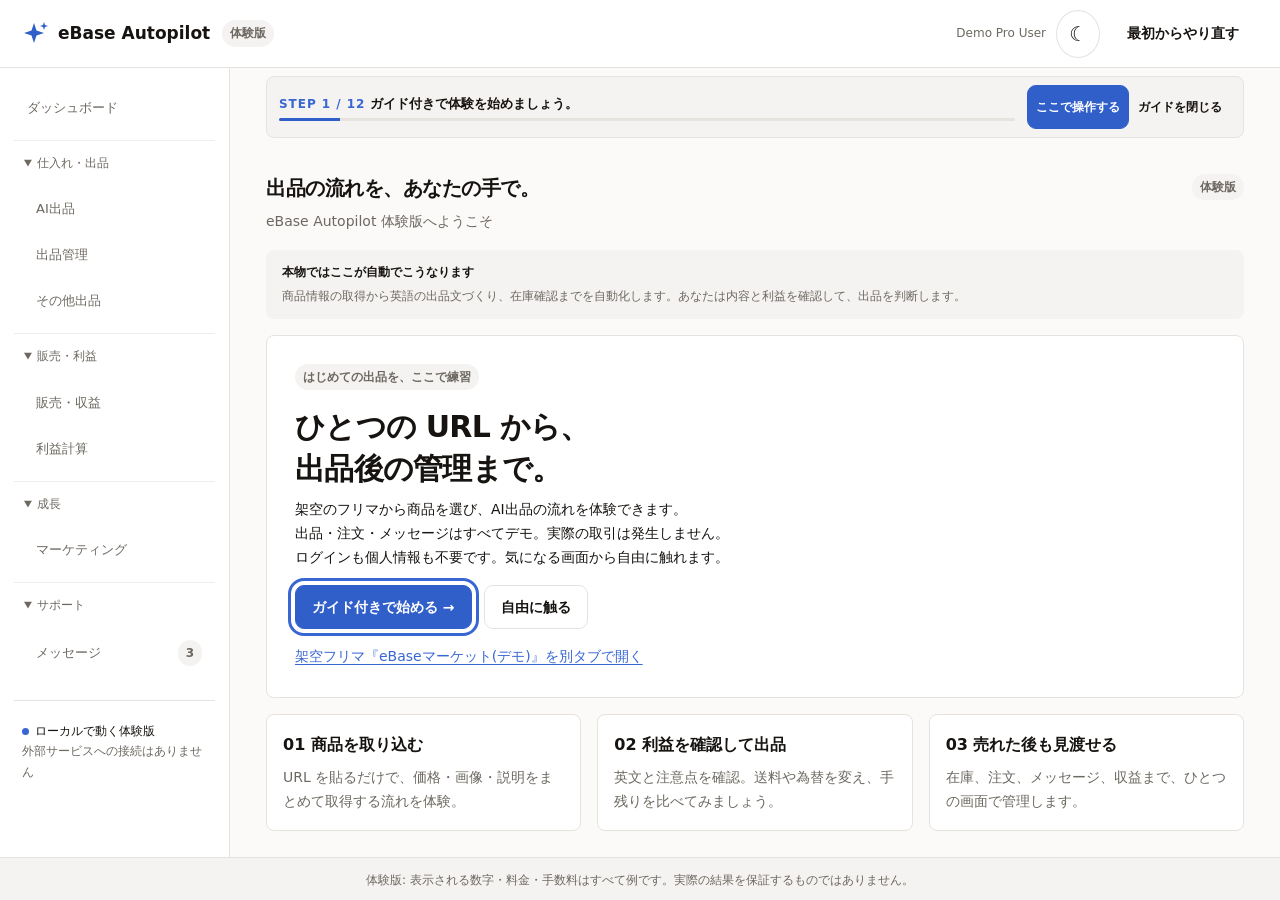
<file: index.html>
<!doctype html>
<html lang="ja">
<head>
  <meta charset="utf-8">
  <meta name="viewport" content="width=device-width, initial-scale=1">
<meta name="robots" content="noindex,nofollow">
  <meta name="theme-color" content="#fbfaf9">
  <title>eBase Autopilot 体験版</title>
  <script>
    try { var theme = localStorage.getItem('ebase-autopilot-theme'); if (theme === 'light' || theme === 'dark') document.documentElement.dataset.theme = theme; } catch (error) { /* Use system preference. */ }
  </script>
  <link rel="stylesheet" href="assets/css/app.css">
  <script defer src="assets/js/config.js"></script>
  <script defer src="assets/js/products-data.js"></script>
  <script defer src="assets/js/calc.js"></script>
  <script defer src="assets/js/data.js"></script>
  <script defer src="assets/js/theme.js"></script>
  <script defer src="assets/js/workflow.js"></script>
  <script defer src="assets/js/core.js"></script>
  <script defer src="assets/js/guide.js"></script>
  <script defer src="assets/js/screens/welcome.js"></script>
  <script defer src="assets/js/screens/dashboard.js"></script>
  <script defer src="assets/js/screens/products.js"></script>
  <script defer src="assets/js/screens/profit.js"></script>
  <script defer src="assets/js/screens/listings.js"></script>
  <script defer src="assets/js/screens/monitor.js"></script>
  <script defer src="assets/js/screens/orders.js"></script>
  <script defer src="assets/js/screens/messages.js"></script>
  <script defer src="assets/js/screens/watchers.js"></script>
  <script defer src="assets/js/screens/offers.js"></script>
  <script defer src="assets/js/screens/auto-list.js"></script>
  <script defer src="assets/js/screens/profit-report.js"></script>
  <script defer src="assets/js/screens/shipping.js"></script>
</head>
<body>
  <a class="skip-link" href="#main">本文へ移動</a>
  <header class="app-header">
    <div class="row"><button id="menu-toggle" class="mobile-only" aria-controls="sidebar" aria-expanded="false" aria-label="メニューを開く">☰</button><a class="header-brand" href="#/welcome"><svg width="24" height="24" viewBox="0 0 24 24" aria-hidden="true"><path d="M10 2l2.5 7.5L20 12l-7.5 2.5L10 22l-2.5-7.5L0 12l7.5-2.5zM20 1l1 3 3 1-3 1-1 3-1-3-3-1 3-1z" fill="currentColor"/></svg><strong>eBase Autopilot</strong></a><span class="badge">体験版</span></div>
    <div class="row header-tools"><span class="demo-user">Demo Pro User</span><button id="theme-toggle" class="icon-button" aria-label="ダークモードに切り替える" aria-pressed="false">☾</button><button id="reset-button" class="text-button">最初からやり直す</button></div>
  </header>
  <div id="drawer-backdrop" hidden></div>
  <aside id="sidebar" class="sidebar" aria-label="メインメニュー">
    <button id="menu-close" class="mobile-only" aria-label="メニューを閉じる">閉じる ×</button>
    <nav id="navigation"></nav>
    <div class="sidebar-bottom"><div id="drawer-reset"></div><span class="status-dot"></span>ローカルで動く体験版<br><small>外部サービスへの接続はありません</small></div>
  </aside>
  <div class="app-shell">
    <div id="guide-shell"><section id="guide" aria-label="体験ガイド" aria-live="polite"></section>
      <div id="toast" role="status" aria-live="polite" aria-atomic="true" tabindex="0" aria-label="通知（押すと閉じる）"></div></div>
    <main id="main" tabindex="-1"></main>
  </div>
  <footer class="disclaimer">体験版: 表示される数字・料金・手数料はすべて例です。実際の結果を保証するものではありません。</footer>
  <div id="modal-root"></div>
</body>
</html>
</file>
<file: assets/css/app.css>
:root{color-scheme:light;--background:#fbfaf9;--card:#ffffff;--foreground:#161310;--muted:#f5f3f1;--muted-foreground:#6d6861;--row-hover:#f2f0ed;--border:#e6e3df;--border-subtle:#efede9;--primary:#315fca;--primary-hover:#2551bb;--link:#3866d3;--profit:#037d4c;--loss:#c33939;--warning-text:#96650a;--sold-text:#4f46e5;--scheduled-text:#3866d3;--neutral-text:#6d6861;--primary-foreground:#ffffff;}
:root[data-theme="dark"]{color-scheme:dark;--background:#0d0c0a;--card:#141210;--foreground:#f0eeeb;--muted:#1d1b19;--muted-foreground:#a8a49e;--row-hover:#262420;--border:#35322e;--border-subtle:#2b2825;--primary:#5788f4;--primary-hover:#6e9bfb;--link:#94b7fe;--profit:#3dd68d;--loss:#ff9592;--warning-text:#deb049;--sold-text:#a7b1fc;--scheduled-text:#94b7fe;--neutral-text:#bbb7b0;--primary-foreground:#0d0c0a;}
@media (prefers-color-scheme: dark){:root:not([data-theme="light"]){color-scheme:dark;--background:#0d0c0a;--card:#141210;--foreground:#f0eeeb;--muted:#1d1b19;--muted-foreground:#a8a49e;--row-hover:#262420;--border:#35322e;--border-subtle:#2b2825;--primary:#5788f4;--primary-hover:#6e9bfb;--link:#94b7fe;--profit:#3dd68d;--loss:#ff9592;--warning-text:#deb049;--sold-text:#a7b1fc;--scheduled-text:#94b7fe;--neutral-text:#bbb7b0;--primary-foreground:#0d0c0a;}}
:root{--navy:var(--foreground);--blue:var(--link);--blue-light:var(--muted);--bg:var(--background);--paper:var(--card);--ink:var(--foreground);--line:var(--border);--green:var(--profit);--green-bg:var(--muted);--yellow:var(--warning-text);--yellow-bg:var(--muted);--red:var(--loss);--red-bg:var(--muted);--radius:8px;--shadow:none}
*{box-sizing:border-box}body{margin:0;overflow-anchor:none;background:var(--bg);color:var(--ink);font-family:"Hiragino Sans","Noto Sans JP","Yu Gothic UI",system-ui,sans-serif;font-variant-numeric:tabular-nums;font-size:14px;line-height:1.7}a{color:var(--blue);text-underline-offset:3px}button,input,select,textarea{font:inherit}button,.button{display:inline-flex;align-items:center;justify-content:center;gap:8px;min-height:44px;padding:10px 16px;border:1px solid var(--line);border-radius:9px;background:var(--paper);color:var(--navy);font-weight:650;cursor:pointer;text-decoration:none;line-height:1.5}button:hover,.button:hover{background:var(--blue-light);border-color:var(--blue)}button:disabled{opacity:.6;cursor:wait}.primary{background:var(--primary);color:var(--primary-foreground);border-color:var(--primary)}.primary:hover{background:var(--primary-hover);color:var(--primary-foreground)}.danger-button{color:var(--warning-text);border-color:var(--border)}.text-button{background:transparent;border-color:transparent}input,select,textarea{width:100%;max-width:100%;min-height:44px;border:1px solid var(--border);border-radius:8px;padding:10px 12px;background:var(--card);color:var(--ink)}textarea{resize:vertical;min-height:120px}input[type=checkbox]{width:20px;min-height:20px;accent-color:var(--navy)}input[type=range]{padding:0;accent-color:var(--navy)}label{display:block;font-weight:600}label input,label select,label textarea{margin-top:6px}input:focus-visible,select:focus-visible,textarea:focus-visible,button:focus-visible,a:focus-visible,[tabindex]:focus-visible{outline:3px solid var(--primary);outline-offset:3px}h1,h2,h3,p{margin-top:0}h1{font-size:20px;line-height:1.4;margin-bottom:8px;letter-spacing:-.025em}h2{font-size:16px;margin-bottom:12px}h3{font-size:16px;margin-bottom:8px}p{margin-bottom:16px}small,.muted{color:var(--muted-foreground)}small{font-size:12px}img{display:block;max-width:100%}.sidebar{position:fixed;inset:0 auto 0 0;width:250px;background:var(--paper);border-right:1px solid var(--line);padding:28px 18px 94px;overflow-y:auto;z-index:30}.brand{display:flex;align-items:center;gap:12px;color:var(--navy);text-decoration:none;margin:0 10px 28px;line-height:1.4}.brand strong{display:block;font-size:18px}.brand small{font-size:12px}.brand-mark{display:grid;place-items:center;width:38px;height:42px;background:var(--navy);border-radius:8px;color:white;font-size:30px;font-weight:800}.nav-group{font-size:12px;color:var(--muted-foreground);letter-spacing:.08em;margin:20px 12px 6px}.nav-link{display:flex;align-items:center;justify-content:space-between;min-height:44px;padding:10px 13px;border-radius:8px;text-decoration:none;color:var(--muted-foreground);margin:2px 0;font-size:13px}.nav-link.active{background:var(--blue-light);color:var(--navy);font-weight:750;border-left:3px solid var(--navy)}.nav-link:hover{background:var(--bg)}.sidebar-bottom{border-top:1px solid var(--line);padding:20px 8px 0;margin-top:24px;font-size:12px}.sidebar-bottom button{padding:8px 0}.status-dot{display:inline-block;background:var(--scheduled-text);width:7px;height:7px;border-radius:50%;margin-right:6px}.app-shell{margin-left:250px;padding-bottom:100px}.topbar{height:68px;background:var(--paper);border-bottom:1px solid var(--line);padding:0 36px;display:flex;align-items:center;justify-content:space-between;color:var(--muted-foreground);font-size:12px}#main{max-width:1250px;margin:0 auto;padding:28px 36px 40px;outline:none}#guide{max-width:1250px;margin:0 auto;padding:24px 36px 0}.guide-bar{display:flex;gap:16px;align-items:center;justify-content:space-between;border:1px solid var(--border);background:var(--blue-light);border-radius:8px;padding:14px 18px}.guide-bar strong{font-size:13px}.guide-bar p{margin:0}.guide-actions{display:flex;gap:4px;flex-shrink:0}.step-label{color:var(--blue);font-size:12px;font-weight:800;letter-spacing:.08em}.guide-progress{height:3px;background:var(--border);margin-top:9px;border-radius:5px;overflow:hidden}.guide-progress span{display:block;height:100%;background:var(--navy)}.guide-target{outline:3px solid var(--blue);outline-offset:4px;animation:pulse 1.8s infinite}@keyframes pulse{50%{outline-color:#7e9ac2;box-shadow:0 0 0 7px #2d55921a}}.page-heading{display:flex;justify-content:space-between;align-items:flex-start;gap:16px;margin-bottom:16px}.eyebrow{color:var(--blue);font-size:12px;letter-spacing:.12em;font-weight:750;margin-bottom:6px}.page-heading p{color:var(--muted-foreground);margin-bottom:0}.real-note{display:flex;gap:14px;padding:18px 22px;background:var(--blue-light);border-left:3px solid var(--blue);border-radius:0 12px 12px 0;margin-bottom:26px;color:var(--navy)}.real-note p{margin:0}.real-note strong{display:block;font-size:12px;margin-bottom:4px}.card{background:var(--paper);border:1px solid var(--line);border-radius:var(--radius);padding:24px;box-shadow:var(--shadow);min-width:0;margin-bottom:20px}.card>:last-child{margin-bottom:0}.grid{display:grid;gap:20px}.grid.two{grid-template-columns:repeat(2,minmax(0,1fr))}.grid.three{grid-template-columns:repeat(3,minmax(0,1fr))}.grid .card{margin-bottom:0}.section{margin-top:16px}.row{display:flex;align-items:center;gap:12px;flex-wrap:wrap}.between{justify-content:space-between}.stack{display:grid;gap:16px}.badge{display:inline-block;border-radius:6px;background:var(--blue-light);color:var(--navy);padding:3px 8px;font-size:12px;font-weight:650;white-space:normal}.badge.success,.success-box{background:var(--muted);color:var(--scheduled-text)}.badge.warning,.warning-box{background:var(--yellow-bg);color:var(--yellow)}.badge.danger,.danger-box{background:var(--muted);color:var(--warning-text)}.success-box,.warning-box,.danger-box{padding:16px;border-radius:8px;margin:16px 0}.danger-box h3{color:var(--warning-text)}.metric-label{color:var(--muted-foreground);font-size:12px}.metric{font-size:28px;font-weight:750;line-height:1.4;color:var(--navy);margin:12px 0 4px}.metric small{font-size:13px;font-weight:400}.priority{display:flex;align-items:center;justify-content:space-between;gap:12px;color:var(--ink);text-decoration:none;min-height:100px}.priority strong{display:block}.priority .count{font-size:27px;color:var(--navy);font-weight:700}.priority:hover{border-color:var(--blue)}.product-image{width:100%;height:180px;object-fit:contain;background:var(--muted);border-radius:8px;margin-bottom:18px}.product-thumb{width:76px;height:76px;object-fit:contain;border-radius:8px;background:var(--bg);flex-shrink:0}.product-title{font-size:15px;line-height:1.6;overflow-wrap:anywhere}.form-grid{display:grid;grid-template-columns:repeat(2,minmax(0,1fr));gap:16px}.inline-form{display:flex;align-items:flex-end;gap:12px}.inline-form label{flex:1;min-width:0}.field-note{display:block;font-size:12px;font-weight:400;color:var(--muted-foreground);margin-top:5px}.segmented{display:flex;gap:8px;flex-wrap:wrap;margin-bottom:20px}.segmented [aria-pressed=true]{background:var(--primary);color:var(--primary-foreground);border-color:var(--primary)}.table-wrap{width:100%;overflow:auto;border:1px solid var(--line);border-radius:8px;background:var(--card)}table{width:100%;border-collapse:collapse;text-align:left;font-size:13px}th{background:var(--muted);color:var(--muted-foreground);font-weight:600}td,th{padding:14px 16px;border-bottom:1px solid var(--line);vertical-align:top}tbody tr:last-child td,tbody tr:last-child th{border-bottom:0}table input{min-width:95px}table small{display:block}.formula{margin:14px 0}.formula div{display:flex;justify-content:space-between;gap:20px;padding:8px 0;border-bottom:1px solid var(--line)}.formula dt{color:var(--muted-foreground)}.formula dd{margin:0;text-align:right;font-variant-numeric:tabular-nums;flex-shrink:0}.formula .total{border-top:2px solid var(--line);border-bottom:0;font-weight:750;font-size:18px;padding-top:14px}.positive{color:var(--green)}.negative{color:var(--red)}.empty{text-align:center;padding:36px 20px}.empty p{color:var(--muted-foreground)}.hero{padding:40px;background:var(--paper);overflow:hidden}.hero h1{font-size:36px;max-width:620px}.hero-copy{max-width:620px}.hero-visual{display:grid;grid-template-columns:repeat(3,1fr);gap:14px;margin-top:34px}.hero-visual figure{margin:0;padding:20px;background:var(--bg);border-radius:14px;text-align:center}.hero-visual img{height:120px;width:100%}.hero-visual figcaption{margin-top:12px;font-size:12px;color:var(--muted-foreground)}.check-list{list-style:none;margin:0;padding:0}.check-list li{padding:10px 0;border-bottom:1px solid var(--line)}.check-row{display:flex;gap:12px;align-items:flex-start;font-weight:400;margin:14px 0}.check-row input{flex-shrink:0;margin-top:4px}.chart{width:100%;height:auto;max-height:220px}.message-bubble{background:var(--bg);padding:18px;border-radius:8px;white-space:pre-wrap;overflow-wrap:anywhere}.sent-bubble{background:var(--blue-light)}.disclaimer{position:fixed;bottom:0;left:0;right:0;z-index:40;padding:12px 24px;background:var(--muted);border-top:1px solid var(--line);color:var(--muted-foreground);text-align:center;font-size:12px}.mobile-header,.mobile-only{display:none}.skip-link{position:fixed;top:-100px;left:16px;z-index:100;background:var(--card);padding:12px}.skip-link:focus{top:12px}#toast{position:fixed;bottom:80px;left:calc(50% + 100px);transform:translateX(-50%);z-index:110;max-width:min(520px,calc(100% - 32px));border-radius:8px;background:var(--foreground);color:var(--background);padding:14px 20px;box-shadow:0 10px 30px #0002}#toast:empty{display:none}.modal-backdrop{position:fixed;inset:0;display:grid;place-items:center;padding:16px;background:#14253b80;z-index:90;overflow:auto}.modal{width:min(600px,100%);max-height:85vh;overflow:auto;background:var(--card);border-radius:8px;padding:24px;box-shadow:0 20px 70px #0003}.modal-head{display:flex;justify-content:space-between;gap:12px;align-items:center;margin-bottom:16px}.modal-head h2{margin:0}.modal-head button{flex-shrink:0}.modal .product-image{height:160px}.spinner{display:inline-block;width:20px;height:20px;border:3px solid var(--border);border-top-color:var(--navy);border-radius:50%;animation:spin .8s linear infinite;vertical-align:middle;margin-right:8px}@keyframes spin{to{transform:rotate(360deg)}}.loading-steps li{color:var(--muted-foreground)}.loading-steps li.done{color:var(--scheduled-text)}.loading-steps li.current{color:var(--navy);font-weight:700}body.modal-open{overflow:hidden}.pre-line{white-space:pre-line;overflow-wrap:anywhere}.schedule{display:flex;align-items:center;justify-content:space-between;gap:16px}.scroll-hint{font-size:12px;color:var(--muted-foreground)}.sr-only{position:absolute;width:1px;height:1px;padding:0;margin:-1px;overflow:hidden;clip:rect(0,0,0,0);white-space:nowrap;border:0}
@media(min-width:1500px){#main{padding-top:36px}.card{padding:28px}}
@media(max-width:1100px){.grid.three{grid-template-columns:repeat(2,minmax(0,1fr))}.guide-bar{align-items:flex-start;flex-direction:column}.guide-actions{align-self:flex-end}.hero h1{font-size:30px}#main{padding:24px}#guide{padding:20px 24px 0}.topbar{padding:0 24px}}
@media(max-width:760px){.mobile-header{display:flex;height:64px;padding:8px 16px;align-items:center;gap:12px;background:var(--card);border-bottom:1px solid var(--line);position:sticky;top:0;z-index:45}.mobile-header button{padding:8px 12px}.mobile-header .badge{margin-left:auto}.mobile-only{display:inline-flex}.sidebar{transform:translateX(-100%);width:280px;max-width:85vw;z-index:60;padding-top:20px;transition:transform .2s}.sidebar.open{transform:translateX(0)}#drawer-backdrop:not([hidden]){position:fixed;inset:0;background:#14253b80;z-index:55}.brand{margin-bottom:14px}#menu-close{margin-bottom:12px}.app-shell{margin-left:0;padding-bottom:116px}.topbar{display:none}#main{padding:24px 16px}#guide{padding:16px 16px 0}.guide-bar{gap:12px;padding:14px}.guide-actions{align-self:stretch;justify-content:flex-end}.guide-actions button{padding:8px 12px}.grid.two,.grid.three{grid-template-columns:1fr}.card{padding:20px}.page-heading{flex-direction:column;gap:8px}h1{font-size:20px}.real-note{padding:16px}.form-grid{grid-template-columns:1fr}.inline-form{align-items:stretch;flex-direction:column}.hero{padding:24px 20px}.hero h1{font-size:28px}.hero-visual{gap:6px}.hero-visual figure{padding:10px 4px}.hero-visual img{height:74px}.hero-visual figcaption{font-size:12px}.disclaimer{padding:10px 16px;font-size:12px}.formula div{gap:10px}.formula dt{font-size:12px}.formula dd{font-size:13px}.formula .total dd{font-size:18px}#toast{left:50%;bottom:94px;width:max-content}.schedule{align-items:flex-start;flex-direction:column}.modal{padding:20px}.product-image{height:170px}.table-wrap{max-width:100%}main,section,article,.row>*{min-width:0}}
@media(max-width:760px){
  /* Keep wide tables and their absolutely positioned input labels inside the scroller. */
  .table-wrap{position:relative;min-width:0;overflow-x:auto}
  .table-wrap>table{min-width:640px}
  /* Let mobile grid items and long order/tracking values fit their cards. */
  .grid.two,.grid.three,.form-grid,.stack{grid-template-columns:minmax(0,1fr)}
  .grid>*,.form-grid>*,.stack>*{min-width:0}
  #main{overflow-wrap:anywhere}
  .formula dd{min-width:0;flex-shrink:1;overflow-wrap:anywhere}
}
@media(prefers-reduced-motion:reduce){*,*::before,*::after{animation:none!important;transition:none!important;scroll-behavior:auto!important}.guide-target{outline:4px solid var(--navy)}}

/* Profit report: reuse the desktop rows as stacked order cards on phones. */
@media(max-width:720px){
  .report-scroll-text{display:none}
  .table-wrap.profit-report{overflow:visible;border:0;border-radius:0;background:transparent}
  .profit-report>table,.profit-report tbody,.profit-report tr,.profit-report td{display:block;width:100%;min-width:0}
  .profit-report thead{display:none}
  .profit-report tr{margin-bottom:16px;padding:16px;border:1px solid var(--line);border-radius:8px;background:var(--paper)}
  .profit-report td{padding:8px 0;border:0}
  .profit-report td:first-child{padding-top:0;padding-bottom:12px;margin-bottom:4px;border-bottom:1px solid var(--line);font-size:16px;font-weight:700}
  .profit-report td:first-child small{font-weight:400;margin:4px 0 8px}
  .profit-report td[data-label]::before,.profit-report .report-sale::before{content:attr(data-label) "：";display:block;font-weight:600;color:var(--ink);margin-bottom:4px}
  .profit-report .report-sale,.profit-report .report-fee{display:flex;justify-content:space-between;gap:12px;font-size:14px;color:var(--ink)}
  .profit-report .report-fee{margin-top:8px}
  .profit-report .report-fee>span{font-weight:600}
  .profit-report .report-fee>span::after{content:"："}
  .profit-report input{display:block;width:100%;min-width:0;min-height:44px;font-size:16px}
  .profit-report td[data-net]{display:flex;flex-wrap:wrap;align-items:baseline;justify-content:space-between;gap:8px;margin-top:12px;padding-top:12px;border-top:2px solid var(--line);font-size:18px;font-weight:700}
  .profit-report td[data-net]>span{white-space:nowrap}
}

/* SUMI LEDGER application shell and workspace density. */
.app-header{height:68px;position:fixed;inset:0 0 auto;z-index:50;display:flex;align-items:center;justify-content:space-between;gap:12px;padding:0 24px;background:var(--card);border-bottom:1px solid var(--border)}
.header-brand{display:flex;gap:10px;align-items:center;text-decoration:none;color:var(--foreground);white-space:nowrap;font-size:17px}
.header-brand svg{color:var(--primary);flex-shrink:0}.header-tools{gap:10px}.demo-user{color:var(--muted-foreground);font-size:12px}.icon-button{width:44px;padding:8px;border-radius:50%;font-size:20px}
.sidebar{top:68px;width:230px;padding:16px 14px 90px}.app-shell{margin-left:230px;padding-top:68px}.sidebar details{border-top:1px solid var(--border-subtle);margin-top:10px}.sidebar summary{cursor:pointer;min-height:44px;padding:12px 10px;color:var(--muted-foreground);font-size:12px}.sidebar details .nav-link{padding-left:22px}.nav-link.active{border:0;background:var(--muted);color:var(--link)}
.card{padding:16px;margin-bottom:16px}.grid{gap:16px}.real-note{border:0;border-radius:8px;padding:12px 16px;background:var(--muted);color:var(--muted-foreground);font-size:12px;margin-bottom:16px}.real-note strong{color:var(--foreground)}.badge{border-radius:999px;color:var(--neutral-text);background:var(--muted)}.badge.sold{color:var(--sold-text)}.badge.scheduled{color:var(--scheduled-text)}.attention::before{content:'';display:inline-block;width:7px;height:7px;border-radius:50%;background:#b34b4b;margin-right:8px}
.page-heading h1{font-size:20px}.page-heading .eyebrow{display:none}.guide-bar{border-radius:8px}.guide-progress span{background:var(--primary)}.guide-progress{background:var(--border)}.priority-grid{display:grid;grid-template-columns:repeat(auto-fit,minmax(220px,1fr));gap:12px}.priority{display:block;min-height:130px;padding:16px;margin-bottom:0}.priority small{display:block}.priority a{display:block;margin-top:6px}.priority .count{font-size:24px;color:var(--foreground)}.dashboard-main{display:grid;grid-template-columns:minmax(0,2fr) minmax(220px,1fr);gap:16px}.sales-chart{color:var(--profit)}.sales-chart .grid-line{stroke:var(--border-subtle)}.sales-chart text{fill:var(--muted-foreground);font-size:12px}.stat-row{display:flex;gap:12px;align-items:center;padding:10px 0;border-bottom:1px solid var(--border-subtle)}.stat-row .grow{flex:1}.stat-row h3{font-size:13px}.status-bar{height:6px;border-radius:4px;background:var(--muted);margin:8px 0 14px}.status-bar span{display:block;height:100%;background:var(--primary);border-radius:4px}.date-chips{margin:18px 0}.product-row{display:grid;grid-template-columns:44px 90px minmax(0,1fr);gap:14px;align-items:start}.product-select{min-height:44px;display:flex;align-items:center;justify-content:center}.product-row .product-thumb{width:90px;height:90px}.product-actions{margin-top:12px;gap:6px}.product-actions button,.product-actions .button{padding:8px 12px}.url-choice{padding:14px 0;border-bottom:1px solid var(--border-subtle)}.url-choice input{font-size:12px}.job-list{padding-left:22px}.job-list li{padding:8px 0}.gallery-main{height:260px;width:100%;object-fit:contain;background:var(--muted);border-radius:8px}.gallery-thumbs{display:flex;gap:8px;flex-wrap:wrap}.gallery-thumbs button{padding:4px;flex:1;min-width:60px}.gallery-thumbs img{height:58px;width:100%;object-fit:contain}.gallery-thumbs [aria-pressed=true]{outline:2px solid var(--primary)}.table-wrap{border-radius:8px}tbody tr:hover{background:var(--row-hover)}.hero{padding:28px}.hero h1{font-size:30px}
@media(max-width:1000px){.demo-user{display:none}.app-header{padding:0 16px}.header-brand{font-size:15px}}
@media(max-width:760px){.dashboard-main{grid-template-columns:minmax(0,1fr)}.app-header{height:auto;min-height:68px;flex-wrap:wrap;gap:4px;padding:8px 16px}.app-header>.row:first-child{gap:8px}.header-tools{margin-left:auto}.header-tools #reset-button{font-size:12px;padding:8px}.header-brand{font-size:14px}.header-brand svg{width:20px}.sidebar{top:0;padding-top:20px;z-index:65}.app-shell{margin-left:0;padding-top:116px}.card{padding:16px}.priority-grid{grid-template-columns:minmax(0,1fr)}.product-row{grid-template-columns:32px 64px minmax(0,1fr);gap:8px}.product-row .product-thumb{width:64px;height:64px}.product-actions{grid-column:1/-1}.gallery-main{height:200px}.guide-actions{flex-wrap:wrap}.guide-bar{overflow-wrap:anywhere}.header-tools{gap:4px}}

.scheduled{color:var(--scheduled-text)}.positive{color:var(--profit)}.negative{color:var(--loss)}hr{border:0;border-top:1px solid var(--border-subtle)}.product-row .product-actions{grid-column:1/-1}

/* Compact URL controls share the workspace theme and retain touch targets. */
.import-toolbar{display:flex;align-items:center;justify-content:flex-end;gap:8px;margin-bottom:8px}
.import-toolbar label{font-size:12px;color:var(--muted-foreground);font-weight:400}
.import-toolbar select{width:auto;min-height:44px;padding:8px 10px;font-size:12px}
.import-row{display:flex;align-items:flex-start;gap:8px;margin-top:6px}
.import-row input,.import-row textarea{flex:1;min-width:0}
.import-row button{flex-shrink:0;min-height:44px}
#import-help{margin-bottom:0}
@media(max-width:480px){.import-row{flex-wrap:wrap}.import-row input,.import-row textarea{flex-basis:100%}.import-row button{width:100%}}

/* Editable specifics retain the single-line desktop control dimensions. */
.spec-table textarea{display:block;min-height:44px;height:44px;resize:none;white-space:pre;overflow-wrap:normal}
@media(max-width:640px){
  .table-wrap.spec-table{overflow:visible}
  .spec-table>table,.spec-table tbody,.spec-table tr,.spec-table th,.spec-table td{display:block;width:100%;min-width:0;max-width:100%}
  .spec-table th,.spec-table td{white-space:normal;overflow-wrap:anywhere}
  .spec-table th{border-bottom:0;padding-bottom:6px}
  .spec-table td{padding-top:6px}
  .spec-table textarea{min-width:0;height:auto;field-sizing:content;white-space:pre-wrap;overflow-wrap:anywhere}
  .formula div{flex-direction:column;gap:4px}
  .formula dt,.formula dd{width:100%;min-width:0;text-align:left;white-space:normal;overflow-wrap:anywhere}
}

/* Shared parent-page navigation and embedded shipping costs. */
.page-tabs{display:flex;flex-wrap:wrap;gap:8px;border-bottom:1px solid var(--border);margin-bottom:20px}
.page-tabs a{display:inline-flex;align-items:center;min-height:44px;padding:10px 16px;text-decoration:none;color:var(--muted-foreground);border-bottom:3px solid transparent}
.page-tabs a[aria-current="page"]{color:var(--link);border-bottom-color:var(--primary);font-weight:700}
#shipping-section>summary{cursor:pointer;min-height:44px;padding:12px 0;font-weight:700}
#shipping-section[open]>summary{margin-bottom:16px}
.profit-gauge{width:100%;height:20px}
.filter-notice{padding:12px 0}.filter-notice a{display:inline-flex;align-items:center;min-height:44px;margin-left:12px}

/* Keep the guide, header and footer clear of the current control. */
:root{--header-height:68px;--footer-height:66px;--guide-height:100px}
.app-shell{padding-top:var(--header-height);padding-bottom:0}
#guide-shell{position:sticky;top:var(--header-height);z-index:42;background:var(--background)}
#guide{padding:8px 36px}
.guide-bar{flex-direction:row;flex-wrap:wrap;gap:4px 12px;padding:8px 12px}
.guide-copy{flex:1;min-width:180px}.guide-copy p{line-height:1.5}
.guide-actions{align-self:center;gap:0}.guide-actions button,.guide-actions a{font-size:12px;padding:8px}
.guide-progress{margin-top:4px}.guide-market{width:100%;font-size:12px}
#main{padding-bottom:calc(var(--footer-height) + 16px + env(safe-area-inset-bottom, 0px))}
#main :is(a,button,input,select,textarea,summary,[tabindex]),.guide-target,[id^="order-"]{scroll-margin-top:calc(var(--header-height) + var(--guide-height) + 16px);scroll-margin-bottom:calc(var(--footer-height) + 16px + env(safe-area-inset-bottom, 0px))}
.sidebar{top:var(--header-height);padding-bottom:calc(var(--footer-height) + 16px + env(safe-area-inset-bottom, 0px))}
.disclaimer{padding-bottom:calc(10px + env(safe-area-inset-bottom, 0px))}
#toast{position:static;transform:none;width:auto;max-width:1178px;margin:0 36px;padding:8px 12px;box-shadow:none;cursor:pointer;font-size:12px}
summary{cursor:pointer;min-height:44px;padding:10px 0}summary:focus-visible{outline:3px solid var(--primary);outline-offset:3px}
#price-card>summary{font-weight:700}#price-card[open]>summary{margin-bottom:10px}
.calculation-details{margin-top:12px}.calculation-details p{font-size:12px;color:var(--muted-foreground)}
#priorities>.button,.listing-actions,.specifics-heading{margin-top:12px}.listing-actions{gap:12px}.specifics-heading{margin-bottom:10px}.price-actions{margin:12px 0 20px}
.import-field{flex:1;min-width:0}.input-error{color:var(--loss);font-size:12px;margin:6px 0 0}.input-error:empty{display:none}
.new-order{outline:3px solid var(--primary);outline-offset:3px;animation:order-arrived .4s ease-out}
@keyframes order-arrived{from{background:var(--muted)}to{background:var(--card)}}
@media(max-width:760px){
  :root{--header-height:116px;--guide-height:150px}
  #guide{padding:6px 16px}.guide-bar{padding:6px 8px}.guide-copy{flex-basis:100%}.guide-actions{margin-left:auto}
  .guide-copy strong{font-size:12px}.guide-market a{padding:0}
  #toast{margin:0 16px}
  .sidebar{top:0;visibility:hidden}.sidebar.open{visibility:visible}
  a,button,summary{min-width:44px;min-height:44px}
  a{display:inline-flex;align-items:center;padding:6px 4px}
  a.nav-link{display:flex}.header-brand{padding:0}
  .check-row,.product-select{min-width:44px;min-height:44px;align-items:center}
  .product-row{grid-template-columns:44px 64px minmax(0,1fr)}
  .import-intro{display:flex;flex-direction:column}.import-intro>.import-card{order:-1}
}
@media(max-width:480px){
  .import-field{flex-basis:100%}
  .table-wrap.mobile-cards{overflow:visible;border:0;background:transparent}
  .mobile-cards>table,.mobile-cards tbody,.mobile-cards tr,.mobile-cards td,.mobile-cards th{display:block;width:100%;min-width:0;max-width:100%}
  .mobile-cards thead{display:none}
  .mobile-cards tr{padding:12px;border:1px solid var(--border);border-radius:8px;background:var(--card);margin-bottom:12px}
  .mobile-cards td,.mobile-cards th{padding:8px 0;border:0;overflow-wrap:anywhere}
  .mobile-cards td[data-label]::before{content:attr(data-label) "：";display:block;font-weight:600;color:var(--foreground);margin-bottom:4px}
  .mobile-cards input{width:100%;min-width:0;min-height:44px;font-size:16px}
}

/* Phone shell: one header row and a two-line instruction above 44px actions. */
@media(max-width:640px){
  :root{--header-height:56px;--guide-height:80px}
  .app-header{height:56px;min-height:56px;flex-wrap:nowrap;padding:0 16px;gap:4px}
  .app-header>.row:first-child{flex-wrap:nowrap;gap:4px}
  #menu-toggle{width:44px;padding:0;flex-shrink:0}
  .header-brand{font-size:13px;gap:4px}
  .header-brand svg{width:16px}
  .app-header .badge{padding:2px 4px;white-space:nowrap}
  .header-tools{flex-wrap:nowrap;flex-shrink:0}
  #drawer-reset:empty{display:none}
  #drawer-reset{margin-bottom:12px}
  #guide{padding:0 16px}
  .guide-bar{position:relative;display:block;padding:1px 8px 3px}
  .guide-copy{min-width:0}
  .guide-copy p{display:grid;grid-template-columns:74px minmax(0,1fr);gap:4px;line-height:15px}
  .step-label{letter-spacing:0;white-space:nowrap}
  .guide-copy strong{font-size:12px;font-weight:600}
  .guide-actions{display:flex;flex-wrap:nowrap;justify-content:flex-end;gap:4px}
  .guide-actions button,.guide-actions a{min-height:44px;padding:0 8px;white-space:nowrap}
  .guide-progress{position:absolute;bottom:0;left:8px;right:8px;height:2px;margin:0}
}
</file>
